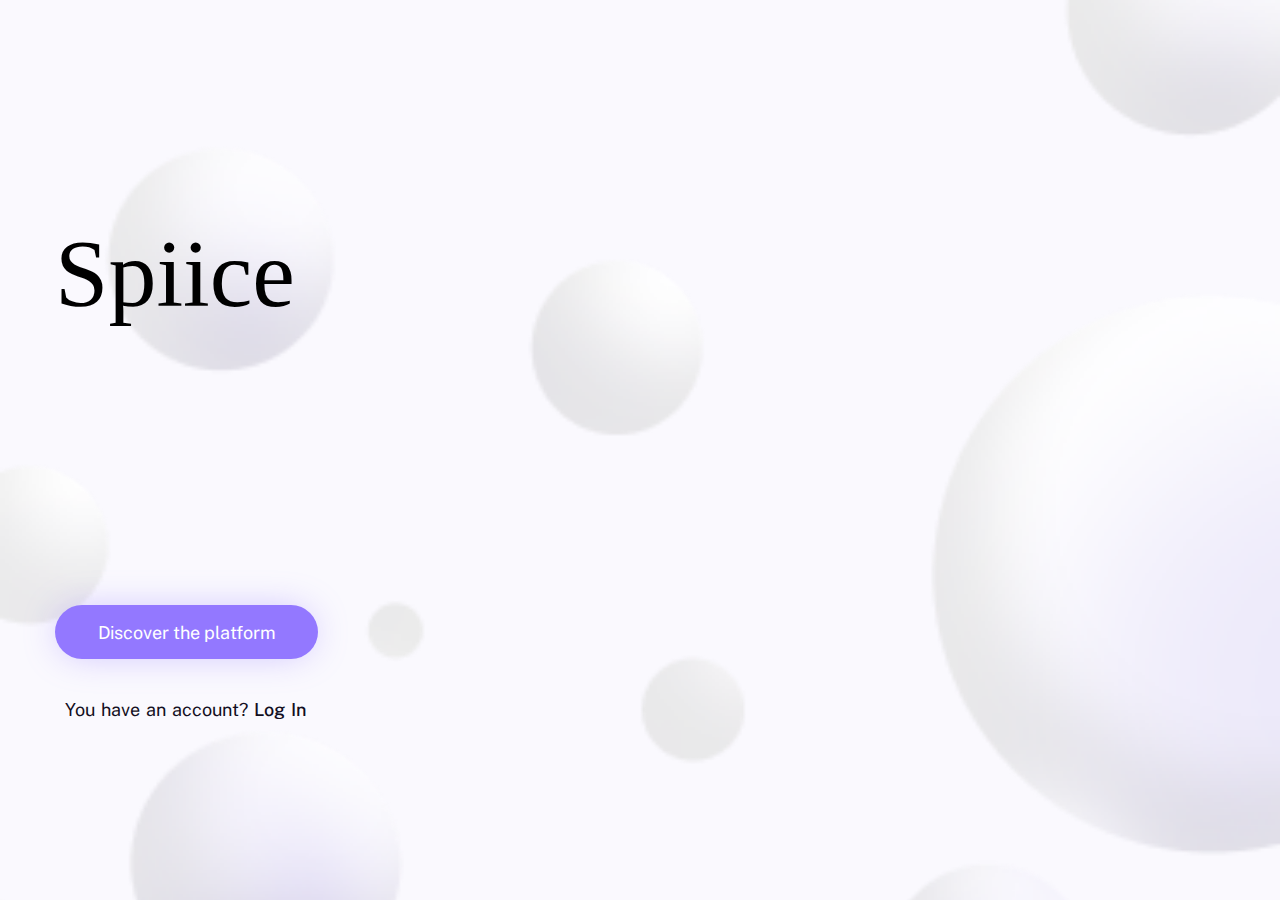
<file: index.html>
<!DOCTYPE html>
<html lang="en">

<head>
    <meta charset="UTF-8">
    <meta http-equiv="X-UA-Compatible" content="IE=edge">
    <meta name="viewport" content="width=device-width, initial-scale=1.0">
    <link rel="preconnect" href="https://fonts.gstatic.com">
    <link href="https://fonts.googleapis.com/css2?family=Red+Hat+Display:wght@400;500;700;900&display=swap" rel="stylesheet">
    <link rel="preconnect" href="https://fonts.gstatic.com">
    <link href="https://fonts.googleapis.com/css2?family=Public+Sans:ital,wght@0,100;0,300;0,400;0,500;0,600;0,700;0,800;0,900;1,100;1,200;1,300;1,400;1,500;1,600;1,700;1,800;1,900&display=swap" rel="stylesheet">
    <link rel="stylesheet" href="styles/layout-styles.css">
    <link rel="stylesheet" href="styles/main-styles.css">
    <title>Spiice| Onboard-one</title>
</head>

<body>
    <h1 class="big-brand-text">Spiice</h1>
    <br><br>
    <button class="primary-btn cta"> Discover the platform</button>
    <br>
    <p class="log-in-text">You have an account? <span><a href="onboard-2.html">Log In</a></span></p>
</body>

</html>
</file>
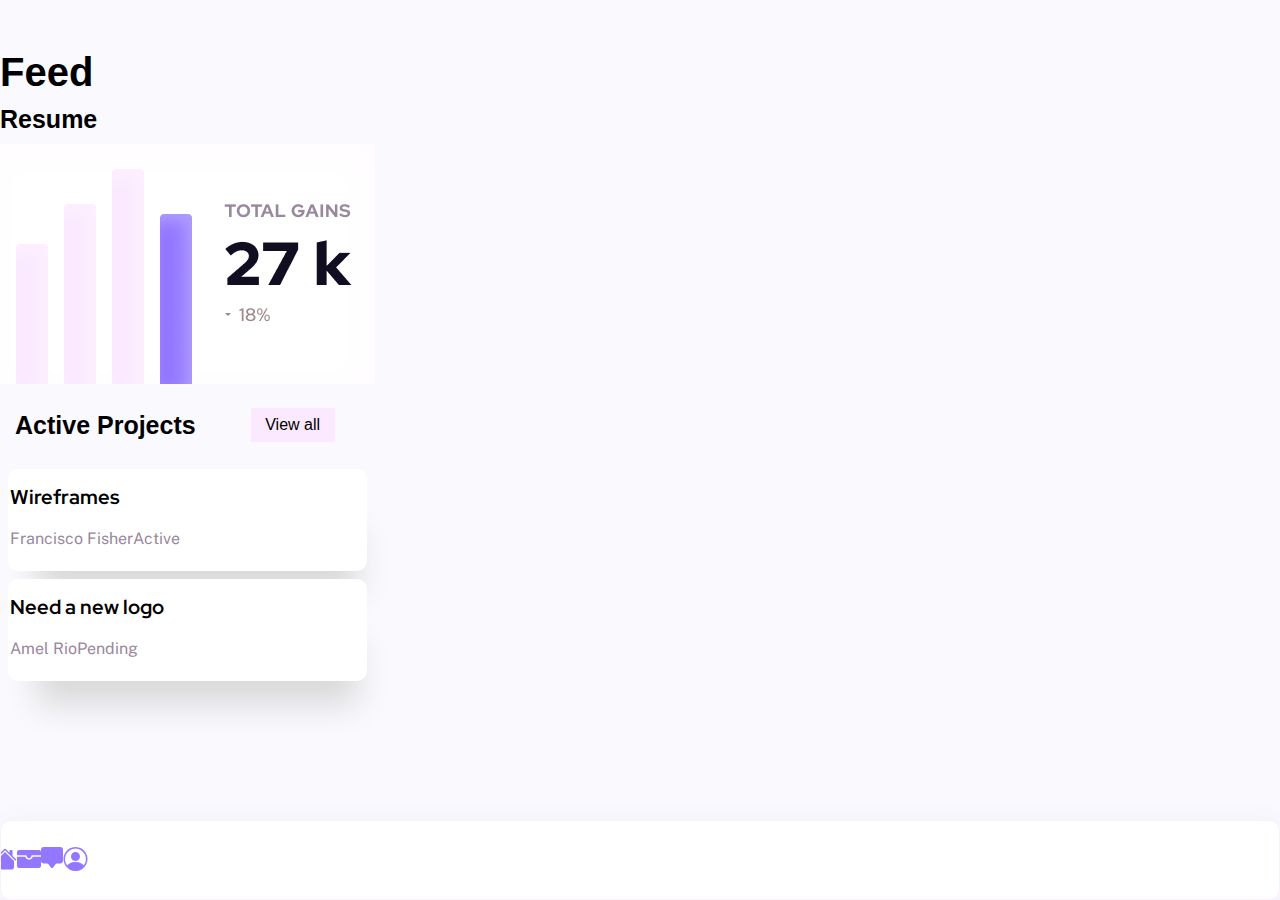
<file: home.html>
<!DOCTYPE html>
<html lang="en">

<head>
    <meta charset="UTF-8">
    <meta http-equiv="X-UA-Compatible" content="IE=edge">
    <meta name="viewport" content="width=device-width, initial-scale=1.0">
    <link rel="preconnect" href="https://fonts.gstatic.com">
    <link href="https://fonts.googleapis.com/css2?family=Red+Hat+Display:wght@400;500;700;900&display=swap" rel="stylesheet">
    <link rel="preconnect" href="https://fonts.gstatic.com">
    <link href="https://fonts.googleapis.com/css2?family=Red+Hat+Display:wght@700&display=swap" rel="stylesheet">
    <link rel="preconnect" href="https://fonts.gstatic.com">
    <link href="https://fonts.googleapis.com/css2?family=Public+Sans:ital,wght@0,100;0,300;0,400;0,500;0,600;0,700;0,800;0,900;1,100;1,200;1,300;1,400;1,500;1,600;1,700;1,800;1,900&display=swap" rel="stylesheet">
    <link rel="stylesheet" href="https://cdn.jsdelivr.net/npm/bootstrap-icons@1.4.1/font/bootstrap-icons.css">
    <link rel="stylesheet" href="styles/layout-styles.css">
    <link rel="stylesheet" href="styles/styles.css">
    <title>Spiice| Onboard-Five</title>

</head>

<body>
    <div class="bottom-nav">
        <div class="row center-sm nav-links">
            <div class="col-sm-3"><i class="bi bi-house-fill"></i></div>
            <div class="col-sm-3"><i class="bi bi-wallet-fill"></i></div>
            <div class="col-sm-3"><i class="bi bi-chat-square-fill"></i></div>
            <div class="col-sm-3"><i class="bi bi-person-circle"></i></div>
        </div>
    </div>

    <div class="container">
        <h1 class="page-title">
            Feed
        </h1>
        <p class="page-title-small">Resume</p>
    </div>

    <div class="charts">
        <img src="imgs/Charts.png" alt="">
    </div>

    <div class="flex">
        <div class="proj-text">
            Active Projects
        </div>
        <div class="chip">View all</div>
    </div>
    <br>
    <div class="wide-card">
        <div class="row">
            <div class="col-sm-12">
                <h4 style="margin-top:15px ;">Wireframes</h4>
            </div>
        </div>
        <br>
        <div class="row">
            <div class="col-sm-3">
                <p class="style" style=" white-space: nowrap; margin-left:10px ">Francisco Fisher</p>
            </div>
            <div class="col-sm-2 col-sm-offset-6 ">
                <p class="style ">Active</p>
            </div>
        </div>
    </div>
    <div class="wide-card ">
        <div class="row ">
            <div class="col-sm-12 ">
                <h4 style="margin-top:15px; ">Need a new logo</h4>
            </div>
        </div>
        <br>
        <div class="row ">
            <div class="col-sm-3 ">
                <p class="style " style=" white-space: nowrap; margin-left:10px; ">Amel Rio</p>
            </div>
            <div class=" col-sm-2 col-sm-offset-6 ">
                <p class="style ">Pending</p>
            </div>
        </div>
    </div>
</body>

</html>
</file>
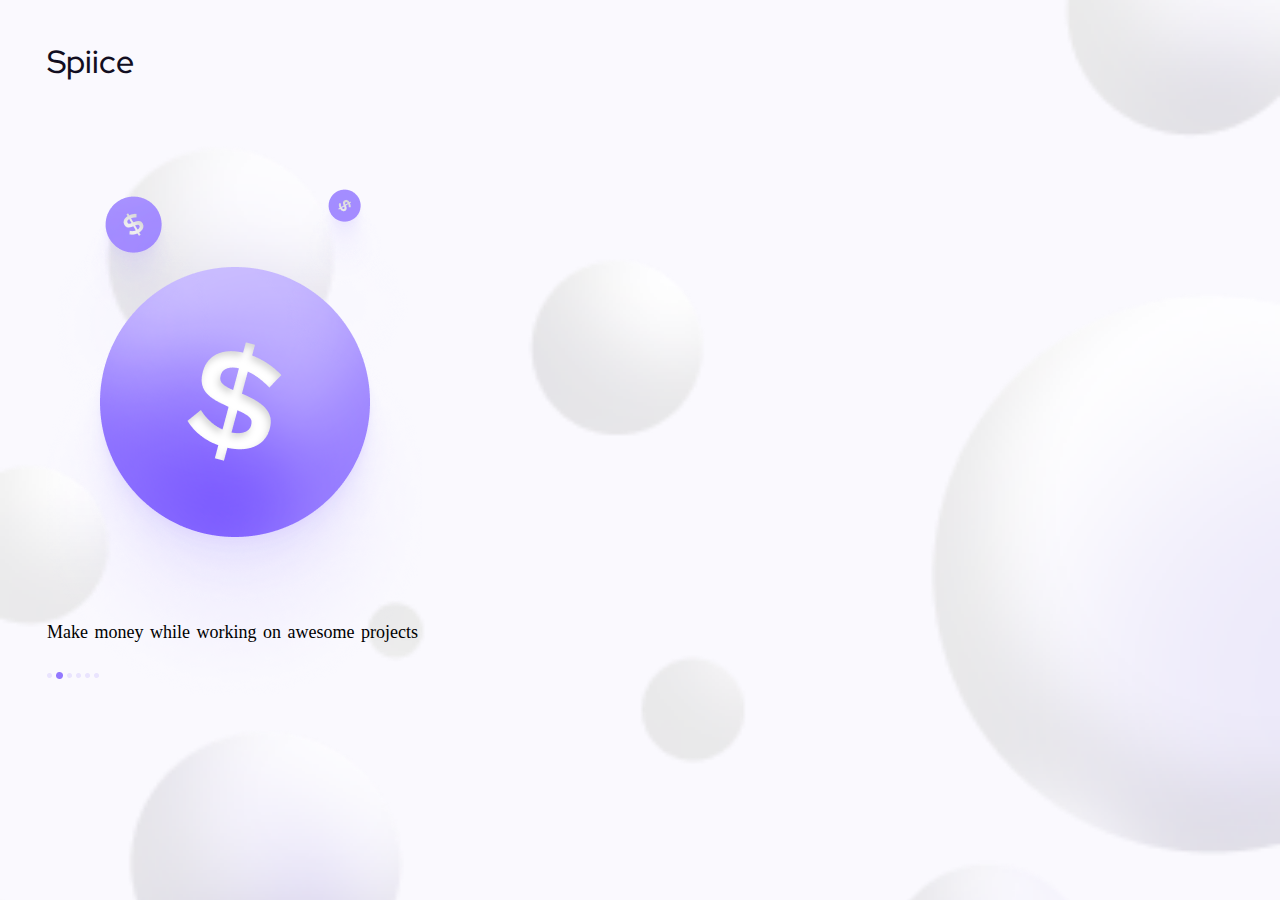
<file: onboard-3.html>
<!DOCTYPE html>
<html lang="en">

<head>
    <meta charset="UTF-8">
    <meta http-equiv="X-UA-Compatible" content="IE=edge">
    <meta name="viewport" content="width=device-width, initial-scale=1.0">
    <link rel="preconnect" href="https://fonts.gstatic.com">
    <link href="https://fonts.googleapis.com/css2?family=Red+Hat+Display:wght@400;500;700;900&display=swap" rel="stylesheet">
    <link rel="preconnect" href="https://fonts.gstatic.com">
    <link href="https://fonts.googleapis.com/css2?family=Public+Sans:ital,wght@0,100;0,300;0,400;0,500;0,600;0,700;0,800;0,900;1,100;1,200;1,300;1,400;1,500;1,600;1,700;1,800;1,900&display=swap" rel="stylesheet">
    <link rel="stylesheet" href="styles/layout-styles.css">
    <link rel="stylesheet" href="styles/main-styles.css">
    <title>Spiice| Onboard-three</title>

</head>

<body>
    <nav>
        <div class="row center-sm">
            <div class="col-sm-auto">
                <h5 class="small-brand-text">
                    Spiice
                </h5>
            </div>
        </div>
    </nav>
    <section class="ob-img-2">
        <div class="row center-sm">
            <div class="col-sm-auto">
                <img src="imgs/b-img-3.png" alt="">
            </div>
        </div>
    </section>

    <section class="ob-2-text">
        <div class="row center-sm">
            <div class="col-sm-auto">
                <p class>Make money while working on awesome projects</p>
            </div>
        </div>
    </section>

    <section class="ob-2-group">
        <div class="row center-sm">
            <div class="col-sm-auto">
                <a href="onboard-4.html
                "><img src="imgs/Group 3.png" alt=""></a>
            </div>
        </div>
    </section>

</body>

</html>
</file>
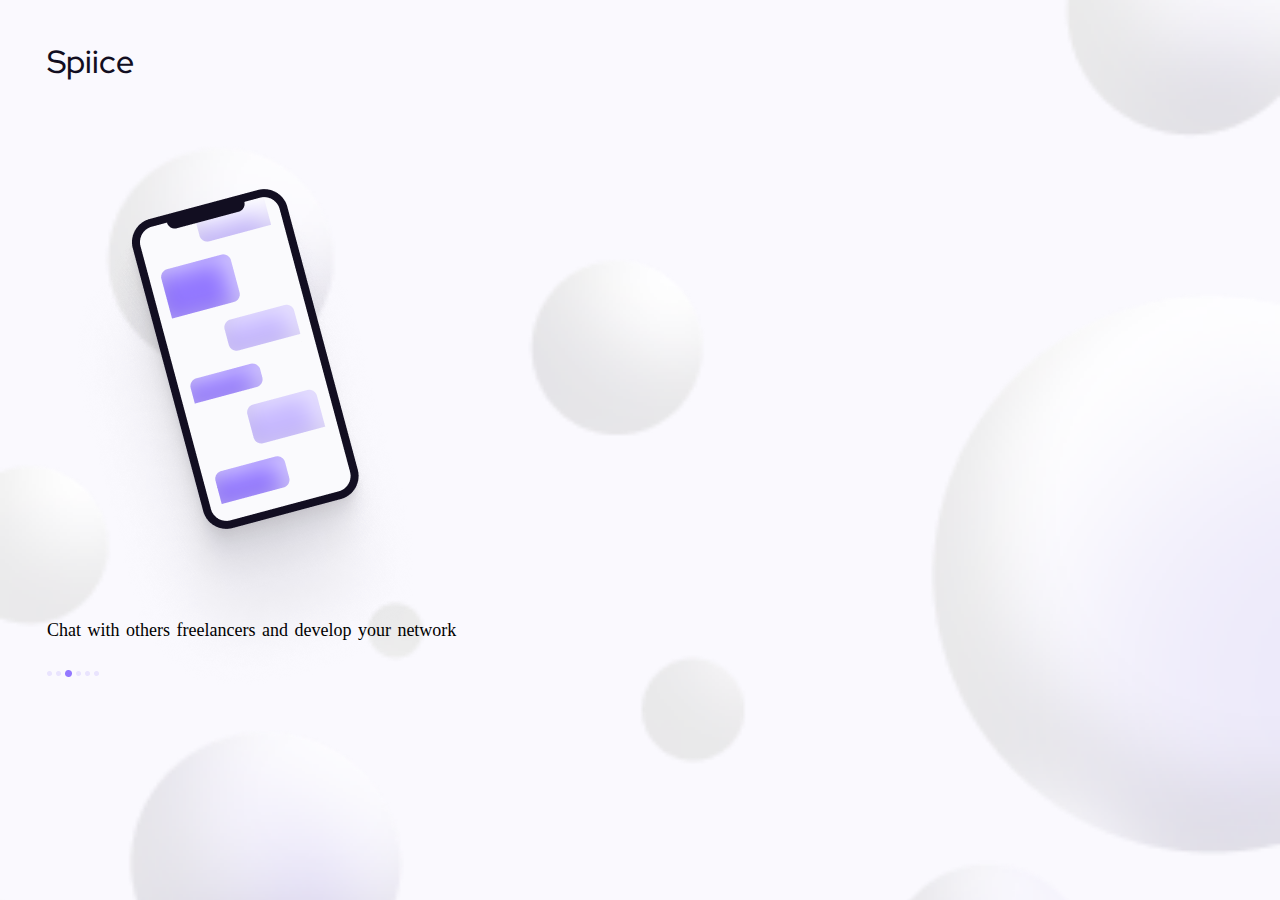
<file: onboard-4.html>
<!DOCTYPE html>
<html lang="en">

<head>
    <meta charset="UTF-8">
    <meta http-equiv="X-UA-Compatible" content="IE=edge">
    <meta name="viewport" content="width=device-width, initial-scale=1.0">
    <link rel="preconnect" href="https://fonts.gstatic.com">
    <link href="https://fonts.googleapis.com/css2?family=Red+Hat+Display:wght@400;500;700;900&display=swap" rel="stylesheet">
    <link rel="preconnect" href="https://fonts.gstatic.com">
    <link href="https://fonts.googleapis.com/css2?family=Public+Sans:ital,wght@0,100;0,300;0,400;0,500;0,600;0,700;0,800;0,900;1,100;1,200;1,300;1,400;1,500;1,600;1,700;1,800;1,900&display=swap" rel="stylesheet">
    <link rel="stylesheet" href="styles/layout-styles.css">
    <link rel="stylesheet" href="styles/main-styles.css">
    <title>Spiice| Onboard-Four</title>

</head>

<body>
    <nav>
        <div class="row center-sm">
            <div class="col-sm-auto">
                <h5 class="small-brand-text">
                    Spiice
                </h5>
            </div>
        </div>
    </nav>
    <section class="ob-img-2">
        <div class="row center-sm">
            <div class="col-sm-auto">
                <img src="imgs/b-img-6.png" alt="">
            </div>
        </div>
    </section>

    <section class="ob-2-text">
        <div class="row center-sm">
            <div class="col-sm-auto">
                <p class>Chat with others freelancers and develop your network</p>
            </div>
        </div>
    </section>

    <section class="ob-2-group">
        <div class="row center-sm">
            <div class="col-sm-auto">
                <a href="onboard-5.html
                "><img src="imgs/Group 4.png" alt=""></a>
            </div>
        </div>
    </section>

</body>

</html>
</file>
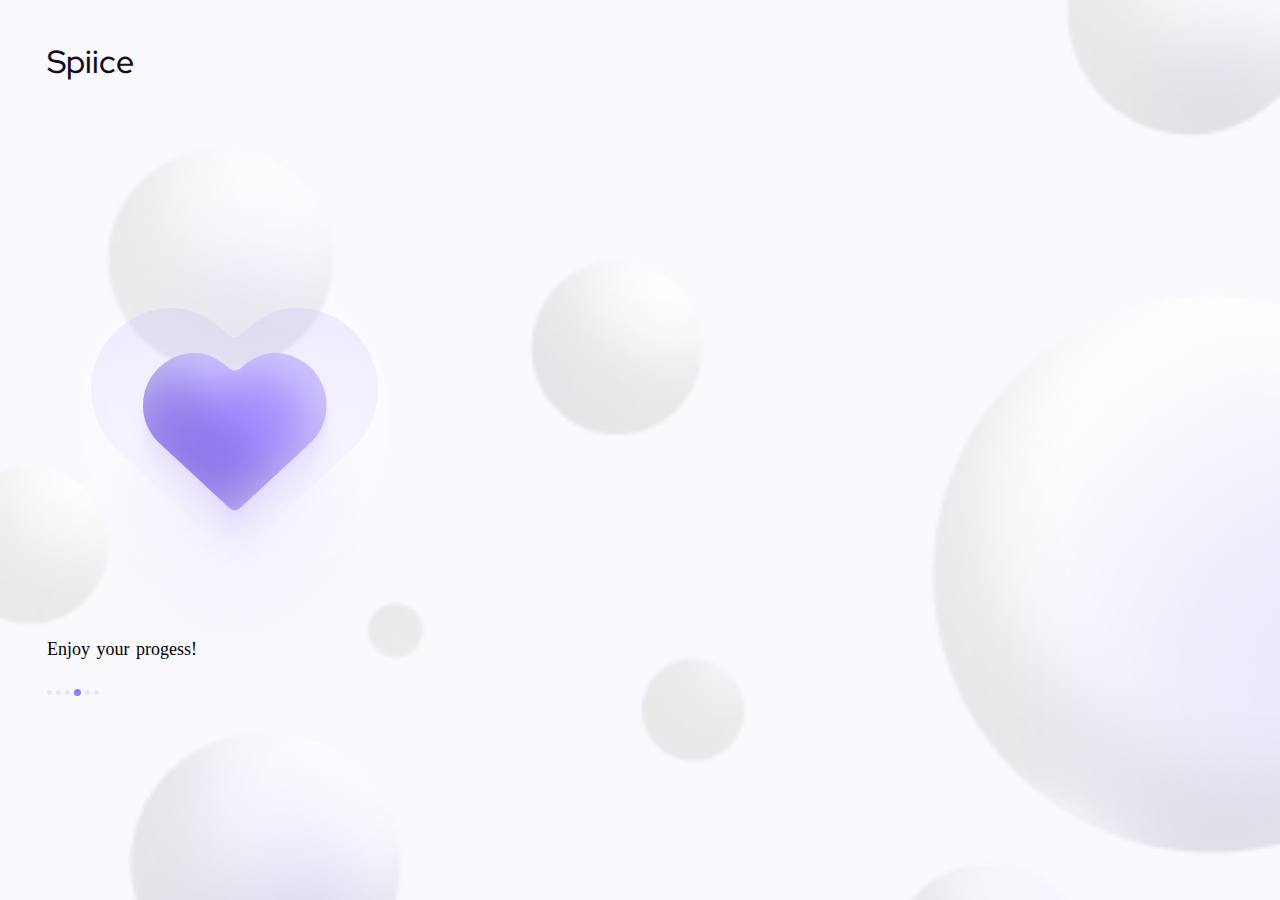
<file: onboard-5.html>
<!DOCTYPE html>
<html lang="en">

<head>
    <meta charset="UTF-8">
    <meta http-equiv="X-UA-Compatible" content="IE=edge">
    <meta name="viewport" content="width=device-width, initial-scale=1.0">
    <link rel="preconnect" href="https://fonts.gstatic.com">
    <link href="https://fonts.googleapis.com/css2?family=Red+Hat+Display:wght@400;500;700;900&display=swap" rel="stylesheet">
    <link rel="preconnect" href="https://fonts.gstatic.com">
    <link href="https://fonts.googleapis.com/css2?family=Public+Sans:ital,wght@0,100;0,300;0,400;0,500;0,600;0,700;0,800;0,900;1,100;1,200;1,300;1,400;1,500;1,600;1,700;1,800;1,900&display=swap" rel="stylesheet">
    <link rel="stylesheet" href="styles/layout-styles.css">
    <link rel="stylesheet" href="styles/main-styles.css">
    <title>Spiice| Onboard-Five</title>

</head>

<body>
    <nav>
        <div class="row center-sm">
            <div class="col-sm-auto">
                <h5 class="small-brand-text">
                    Spiice
                </h5>
            </div>
        </div>
    </nav>
    <section class="ob-img-5">
        <div class="row center-sm">
            <div class="col-sm-auto">
                <img src="imgs/b-img-5.png" alt="">
            </div>
        </div>
    </section>

    <section class="ob-2-text">
        <div class="row center-sm">
            <div class="col-sm-auto">
                <p class>Enjoy your progess!</p>
            </div>
        </div>
    </section>

    <section class="ob-2-group">
        <div class="row center-sm">
            <div class="col-sm-auto">
                <a href="onboard-6.html
                "><img src="imgs/group 5.png" alt=""></a>
            </div>
        </div>
    </section>

</body>

</html>
</file>
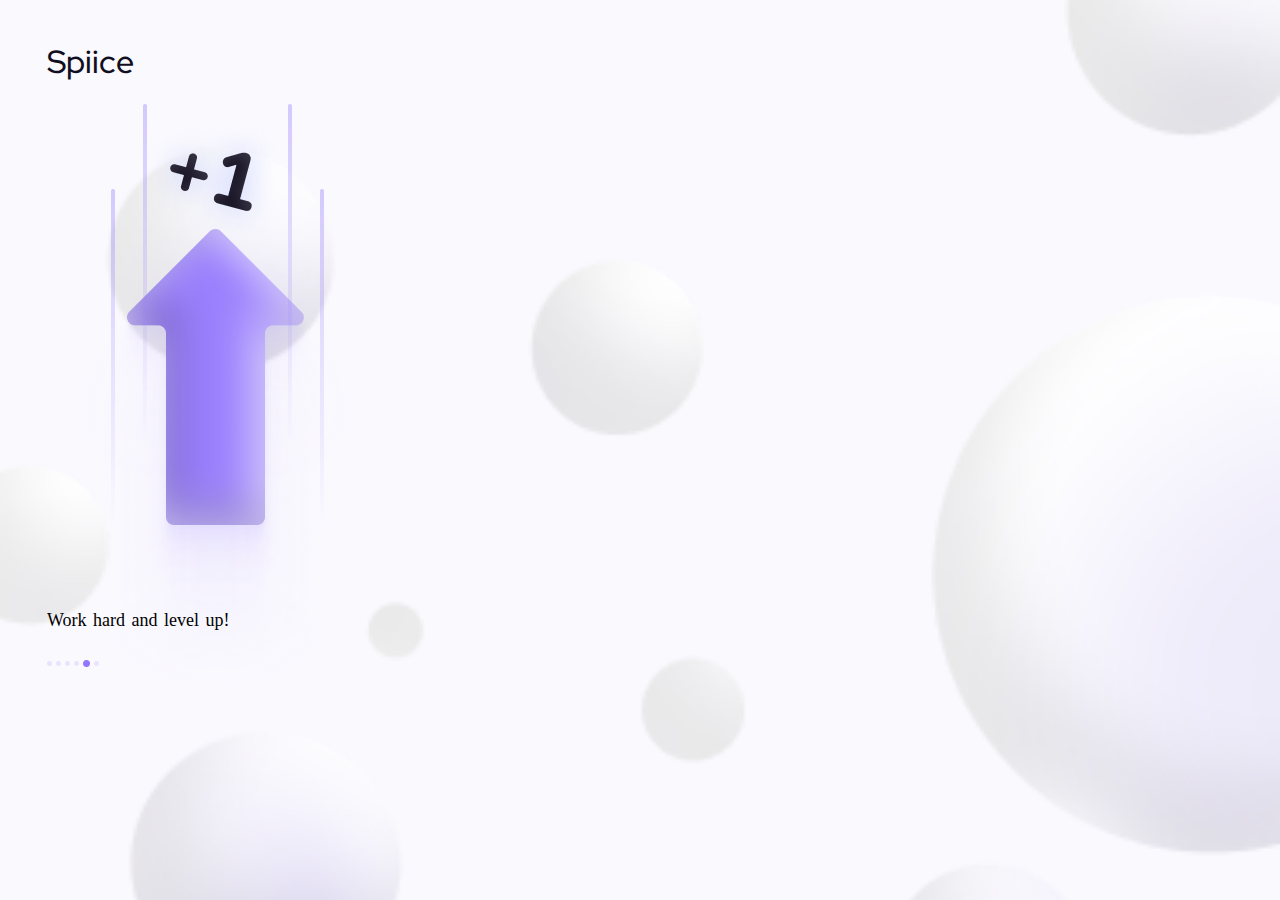
<file: onboard-6.html>
<!DOCTYPE html>
<html lang="en">

<head>
    <meta charset="UTF-8">
    <meta http-equiv="X-UA-Compatible" content="IE=edge">
    <meta name="viewport" content="width=device-width, initial-scale=1.0">
    <link rel="preconnect" href="https://fonts.gstatic.com">
    <link href="https://fonts.googleapis.com/css2?family=Red+Hat+Display:wght@400;500;700;900&display=swap" rel="stylesheet">
    <link rel="preconnect" href="https://fonts.gstatic.com">
    <link href="https://fonts.googleapis.com/css2?family=Public+Sans:ital,wght@0,100;0,300;0,400;0,500;0,600;0,700;0,800;0,900;1,100;1,200;1,300;1,400;1,500;1,600;1,700;1,800;1,900&display=swap" rel="stylesheet">
    <link rel="stylesheet" href="styles/layout-styles.css">
    <link rel="stylesheet" href="styles/main-styles.css">
    <title>Spiice| Onboard-Five</title>

</head>

<body>
    <nav>
        <div class="row center-sm">
            <div class="col-sm-auto">
                <h5 class="small-brand-text">
                    Spiice
                </h5>
            </div>
        </div>
    </nav>
    <section class="ob-img-5">
        <div class="row center-sm">
            <div class="col-sm-auto">
                <img src="imgs/b-img-4.png" alt="">
            </div>
        </div>
    </section>

    <section class="ob-2-text">
        <div class="row center-sm">
            <div class="col-sm-auto">
                <p class>Work hard and level up!</p>
            </div>
        </div>
    </section>

    <section class="ob-2-group">
        <div class="row center-sm">
            <div class="col-sm-auto">
                <a href="onboard-5.html
                "><img src="imgs/Group 6.png" alt=""></a>
            </div>
        </div>
    </section>

</body>

</html>
</file>
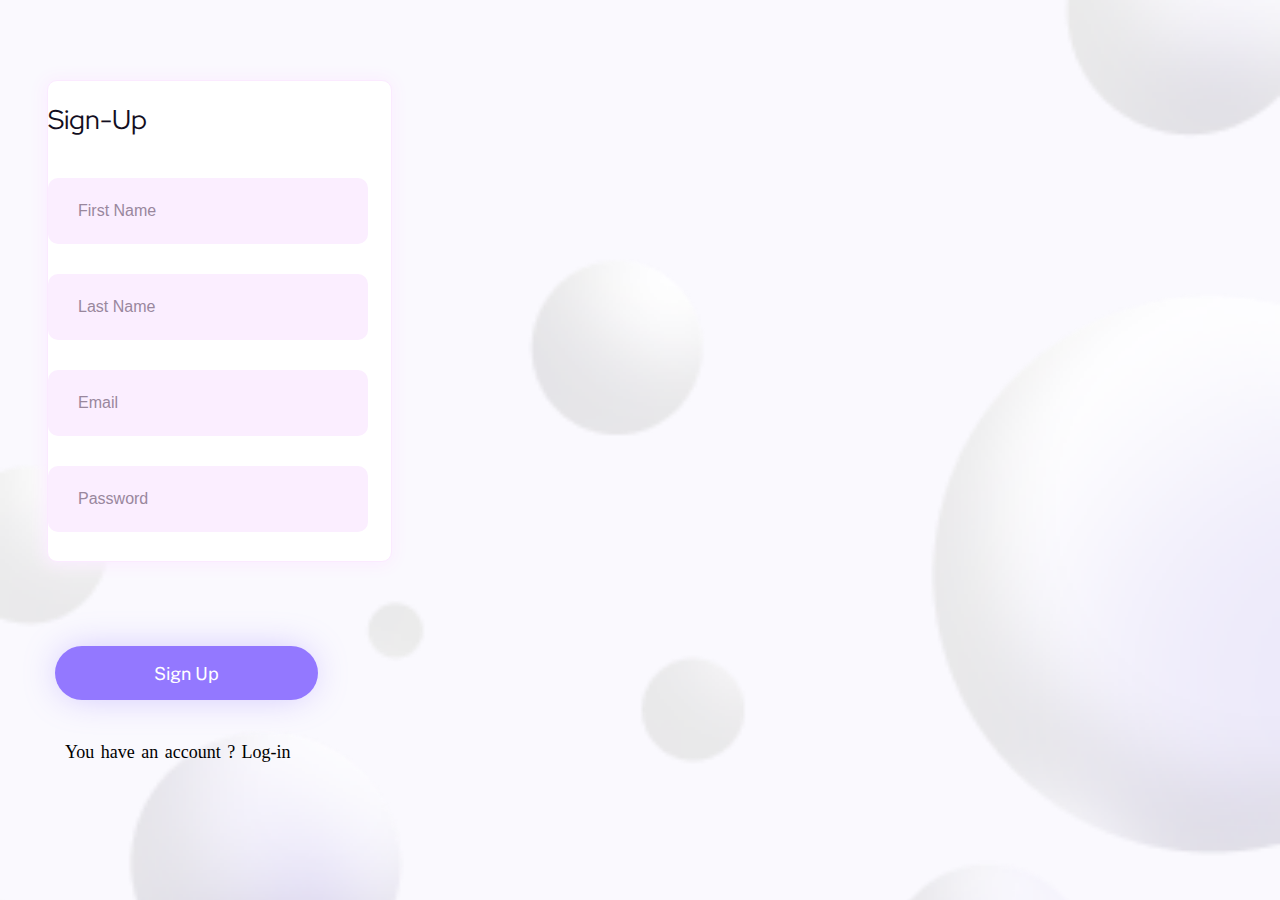
<file: signup.html>
<!DOCTYPE html>
<html lang="en">

<head>
    <meta charset="UTF-8">
    <meta http-equiv="X-UA-Compatible" content="IE=edge">
    <meta name="viewport" content="width=device-width, initial-scale=1.0">
    <link rel="preconnect" href="https://fonts.gstatic.com">
    <link href="https://fonts.googleapis.com/css2?family=Red+Hat+Display:wght@400;500;700;900&display=swap" rel="stylesheet">
    <link rel="preconnect" href="https://fonts.gstatic.com">
    <link href="https://fonts.googleapis.com/css2?family=Public+Sans:ital,wght@0,100;0,300;0,400;0,500;0,600;0,700;0,800;0,900;1,100;1,200;1,300;1,400;1,500;1,600;1,700;1,800;1,900&display=swap" rel="stylesheet">
    <link rel="stylesheet" href="styles/layout-styles.css">
    <link rel="stylesheet" href="styles/main-styles.css">
    <title>Spiice| SignUp</title>

</head>

<body>

    <section class="signup-section">
        <div class="row center-sm ">
            <div class="col-sm-auto">
                <div class="signup-card">
                    <br>
                    <h4 class="signup-text">Sign-Up</h4><br>
                    <form action="">
                        <input type="text" name="firstname" id="firstname" placeholder="first name">
                        <input type="text" name="lastname" id="lastname" placeholder="last name">
                        <input type="email" name="email" id="email" placeholder="email">
                        <input type="password" name="password" id="pasword" placeholder="password">
                    </form>
                </div>
            </div>
        </div>
    </section>
    <br><br><br><br>
    <section>
        <button class="primary-btn"> Sign Up</button>
        <br><br><br>
        <p style="margin-left: 10px;">You have an account ? Log-in</p>
    </section>

</body>

</html>
</file>
<file: styles/layout-styles.css>
.container-fluid,
.container {
    margin-right: auto;
    margin-left: auto;
}

.container-fluid {
    padding-right: 1rem;
    padding-left: 1rem;
}

.row {
    box-sizing: border-box;
    display: -webkit-box;
    display: -ms-flexbox;
    display: flex;
    -webkit-box-flex: 0;
    -ms-flex: 0 1 auto;
    flex: 0 1 auto;
    -webkit-box-orient: horizontal;
    -webkit-box-direction: normal;
    -ms-flex-direction: row;
    flex-direction: row;
    -ms-flex-wrap: wrap;
    flex-wrap: wrap;
    margin-right: -0.5rem;
    margin-left: -0.5rem;
}

.row.reverse {
    -webkit-box-orient: horizontal;
    -webkit-box-direction: reverse;
    -ms-flex-direction: row-reverse;
    flex-direction: row-reverse;
}

.col.reverse {
    -webkit-box-orient: vertical;
    -webkit-box-direction: reverse;
    -ms-flex-direction: column-reverse;
    flex-direction: column-reverse;
}

@media only screen and (max-width:375px) {
    .container {
        width: 21.438rem;
    }
    .col-sm,
    .col-sm-1,
    .col-sm-2,
    .col-sm-3,
    .col-sm-4,
    .col-sm-5,
    .col-sm-6,
    .col-sm-7,
    .col-sm-8,
    .col-sm-9,
    .col-sm-10,
    .col-sm-11,
    .col-sm-12 {
        box-sizing: border-box;
        -ms-flex: 0 0 auto;
        -webkit-box-flex: 0;
        flex: 0 0 auto;
        padding-right: 1rem;
        padding-left: 1rem;
    }
    .col-sm {
        -webkit-flex-grow: 1;
        -ms-flex-positive: 1;
        -webkit-box-flex: 1;
        flex-grow: 1;
        -ms-flex-preferred-size: 0;
        flex-basis: 0;
        max-width: 100%;
    }
    .col-sm-1 {
        -ms-flex-preferred-size: 8.333%;
        flex-basis: 8.333%;
        max-width: 8.333%;
    }
    .col-sm-2 {
        -ms-flex-preferred-size: 16.667%;
        flex-basis: 16.667%;
        max-width: 16.667%;
    }
    .col-sm-3 {
        -ms-flex-preferred-size: 25%;
        flex-basis: 25%;
        max-width: 25%;
    }
    .col-sm-4 {
        -ms-flex-preferred-size: 33.333%;
        flex-basis: 33.333%;
        max-width: 33.333%;
    }
    .col-sm-5 {
        -ms-flex-preferred-size: 41.667%;
        flex-basis: 41.667%;
        max-width: 41.667%;
    }
    .col-sm-6 {
        -ms-flex-preferred-size: 50%;
        flex-basis: 50%;
        max-width: 50%;
    }
    .col-sm-7 {
        -ms-flex-preferred-size: 58.333%;
        flex-basis: 58.333%;
        max-width: 58.333%;
    }
    .col-sm-8 {
        -ms-flex-preferred-size: 66.667%;
        flex-basis: 66.667%;
        max-width: 66.667%;
    }
    .col-sm-9 {
        -ms-flex-preferred-size: 75%;
        flex-basis: 75%;
        max-width: 75%;
    }
    .col-sm-10 {
        -ms-flex-preferred-size: 83.333%;
        flex-basis: 83.333%;
        max-width: 83.333%;
    }
    .col-sm-11 {
        -ms-flex-preferred-size: 91.667%;
        flex-basis: 91.667%;
        max-width: 91.667%;
    }
    .col-sm-12 {
        -ms-flex-preferred-size: 100%;
        flex-basis: 100%;
        max-width: 100%;
    }
    .col-sm-offset-1 {
        margin-left: 8.333%;
    }
    .col-sm-offset-2 {
        margin-left: 16.667%;
    }
    .col-sm-offset-3 {
        margin-left: 25%;
    }
    .col-sm-offset-4 {
        margin-left: 33.333%;
    }
    .col-sm-offset-5 {
        margin-left: 41.667%;
    }
    .col-sm-offset-6 {
        margin-left: 50%;
    }
    .col-sm-offset-7 {
        margin-left: 58.333%;
    }
    .col-sm-offset-8 {
        margin-left: 66.667%;
    }
    .col-sm-offset-9 {
        margin-left: 75%;
    }
    .col-sm-offset-10 {
        margin-left: 83.333%;
    }
    .col-sm-offset-11 {
        margin-left: 91.667%;
    }
    .start-sm {
        -ms-flex-pack: start;
        -webkit-box-pack: start;
        justify-content: flex-start;
        text-align: start;
    }
    .center-sm {
        -ms-flex-pack: center;
        -webkit-box-pack: center;
        justify-content: center;
        text-align: center;
    }
    .end-sm {
        -ms-flex-pack: end;
        -webkit-box-pack: end;
        justify-content: flex-end;
        text-align: end;
    }
    .top-sm {
        -ms-flex-align: start;
        -webkit-box-align: start;
        align-items: flex-start;
    }
    .middle-sm {
        -ms-flex-align: center;
        -webkit-box-align: center;
        align-items: center;
    }
    .bottom-sm {
        -ms-flex-align: end;
        -webkit-box-align: end;
        align-items: flex-end;
    }
    .around-sm {
        -ms-flex-pack: distribute;
        justify-content: space-around;
    }
    .between-sm {
        -ms-flex-pack: justify;
        -webkit-box-pack: justify;
        justify-content: space-between;
    }
    .first-sm {
        -ms-flex-order: -1;
        -webkit-box-ordinal-group: 0;
        order: -1;
    }
    .last-sm {
        -ms-flex-order: 1;
        -webkit-box-ordinal-group: 2;
        order: 1;
    }
}
</file>
<file: styles/main-styles.css>
* {
    padding: 0px;
    margin: 0px;
}

html {
    background: url(bg-2.png) no-repeat center center fixed;
    -webkit-background-size: cover;
    -moz-background-size: cover;
    -o-background-size: cover;
    background-size: cover;
    background-color: #FAF9FE;
    font-family: 'Red Hat Display';
}

body {
    margin-left: 55px;
    margin-right: 55px;
}

.big-brand-text {
    font-size: 96px;
    font-weight: 500;
    z-index: 1;
    transform: translateY(218px);
    font-family: 'Red Hat Display Medium';
}

p {
    font-family: 'Red Hat Display Medium';
    font-size: 18px;
    word-spacing: 2px;
}

.primary-btn {
    width: 263px;
    height: 54px;
    border: none;
    outline: none;
    border-radius: 60px;
    background-color: #9378FF;
    -webkit-box-shadow: -1px 0px 37px -6px rgba(147, 120, 255, 0.48);
    -moz-box-shadow: -1px 0px 37px -6px rgba(147, 120, 255, 0.48);
    box-shadow: -1px 0px 37px -6px rgba(147, 120, 255, 0.48);
    font-family: 'Public Sans', sans-serif;
    font-weight: 400;
    font-size: 18px;
    color: #ffffff;
}

.primary-btn.cta {
    transform: translateY(452px);
}

.log-in-text {
    transform: translateY(492px);
    font-family: 'Public Sans', sans-serif;
    font-weight: 400;
    font-size: 18px;
    margin-left: 10px;
    color: #120E21;
}

.log-in-text span a {
    text-decoration: none;
    text-align: center;
    color: #120E21;
    font-weight: 500;
}


/* onboard-2*/

.small-brand-text {
    font-size: 32px;
    font-weight: 500;
    color: #120E21;
    margin-top: 40px
}

.ob-img-2 {
    margin-top: 100px;
}

.ob-img-5 {
    margin-top: 20px;
}

.ob-2-text {
    transform: translateY(-100px);
}

.ob-2-group {
    transform: translateY(-80px);
}


/* SignUp*/

.signup-card {
    width: 343px;
    height: 480px;
    background-color: #9378FF;
    margin-top: 80px;
    border: 1px solid #FBEAFF;
    z-index: 1;
    background-color: #FFFFFF;
    -webkit-box-shadow: -1px 1px 16px 3px rgba(251, 238, 255, 1);
    -moz-box-shadow: -1px 1px 16px 3px rgba(251, 238, 255, 1);
    box-shadow: -1px 1px 16px 3px rgba(251, 238, 255, 1);
    border-radius: 10px;
}

input[type=text] {
    width: 300px;
    height: 56px;
    margin-bottom: 10px;
    border: none;
    outline: none;
    background-color: #FBEEFF;
    margin-top: 20px;
    border-radius: 10px;
    padding: 5px 10px;
    color: #99879D;
}

input[type=email] {
    width: 300px;
    height: 56px;
    margin-bottom: 10px;
    border: none;
    outline: none;
    background-color: #FBEEFF;
    margin-top: 20px;
    border-radius: 10px;
    padding: 5px 10px;
    color: #99879D;
}

input[type=password] {
    width: 300px;
    height: 56px;
    margin-bottom: 10px;
    border: none;
    outline: none;
    background-color: #FBEEFF;
    margin-top: 20px;
    border-radius: 10px;
    padding: 5px 10px;
    color: #99879D;
}

.signup-text {
    font-size: 27px;
    font-weight: 400;
    color: #120E21;
}

input[type=password]::placeholder {
    font-size: 16px;
    margin-left: 10px;
    color: #99879D;
    text-transform: capitalize;
    transform: translateX(20px);
}

input[type=text]::placeholder {
    font-size: 16px;
    margin-left: 10px;
    color: #99879D;
    text-transform: capitalize;
    transform: translateX(20px);
}

input[type=email]::placeholder {
    font-size: 16px;
    margin-left: 10px;
    color: #99879D;
    text-transform: capitalize;
    transform: translateX(20px);
}

.bottom-nav {
    background-color: #99879D;
    position: fixed;
    bottom: 0%;
    overflow: hidden;
}
</file>
<file: styles/styles.css>
* {
    padding: 0px;
    margin: 0px;
    box-sizing: border-box;
    font-family: 'Public Sans', sans-serif;
}

body {
    background-color: #FAF9FE;
}

.bottom-nav {
    background-color: #FFFFFF;
    overflow: hidden;
    position: fixed;
    bottom: 0;
    width: 100%;
    -webkit-box-shadow: 2px 4px 29px -1px rgba(237, 237, 246, 1);
    box-shadow: 2px 4px 29px -1px rgba(237, 237, 246, 1);
    height: 80px;
    border: 1px solid #FBEEFF;
    border-radius: 10px;
}

.nav-links {
    margin-top: 24px;
}

i.bi.bi-house-fill {
    color: #9378FF;
    font-size: 24px;
}

i.bi.bi-wallet-fill {
    color: #9378FF;
    font-size: 24px;
}

i.bi.bi-chat-square-fill {
    color: #9378FF;
    font-size: 22px;
}

i.bi.bi-person-circle {
    color: #9378FF;
    font-size: 24px;
}

.page-title {
    font-size: 40px;
    font-family: 'Red Hat Display Black', sans-serif;
    margin-top: 50px;
    white-space: nowrap;
}

.page-title-small {
    font-size: 40px;
    font-family: 'Red Hat Display Black', sans-serif;
    margin-top: 50px;
    white-space: nowrap;
}

p.page-title-small {
    font-size: 25px;
    font-family: 'Red Hat Display Bold', sans-serif;
    font-weight: bold;
    margin-top: 10px;
}

.charts img {
    margin-top: 10px;
}

.proj-text {
    font-size: 25px;
    font-family: 'Red Hat Display Bold', sans-serif;
    font-weight: bold;
    margin-left: 15px;
    margin-top: 23px;
    white-space: nowrap;
}

.chip {
    height: 34px;
    width: 84px;
    background-color: #FBEAFF;
    text-align: center;
    padding: 8px;
    white-space: nowrap;
    font-size: 16px;
    font-family: 'Public Sans Medium', sans-serif;
    margin-left: 5px;
    margin-top: 20px;
    transform: translateX(50px);
}

.flex {
    display: flex;
}

.wide-card {
    width: 359px;
    height: 102px;
    background-color: #ffffffff;
    margin: 8px;
    border-radius: 10px;
    border: none;
    outline: none;
    -webkit-box-shadow: 10px 43px 32px -19px rgba(217, 217, 217, 1);
    -moz-box-shadow: 10px 43px 32px -19px rgba(217, 217, 217, 1);
    box-shadow: 10px 43px 32px -19px rgba(217, 217, 217, 1);
}

h4 {
    font-size: 20px;
    font-family: 'Red Hat Display', sans-serif;
    margin-left: 10px;
}

.style {
    font-size: 16px;
    font-family: 'Public Sans', sans-serif;
    color: #99879D;
}
</file>
